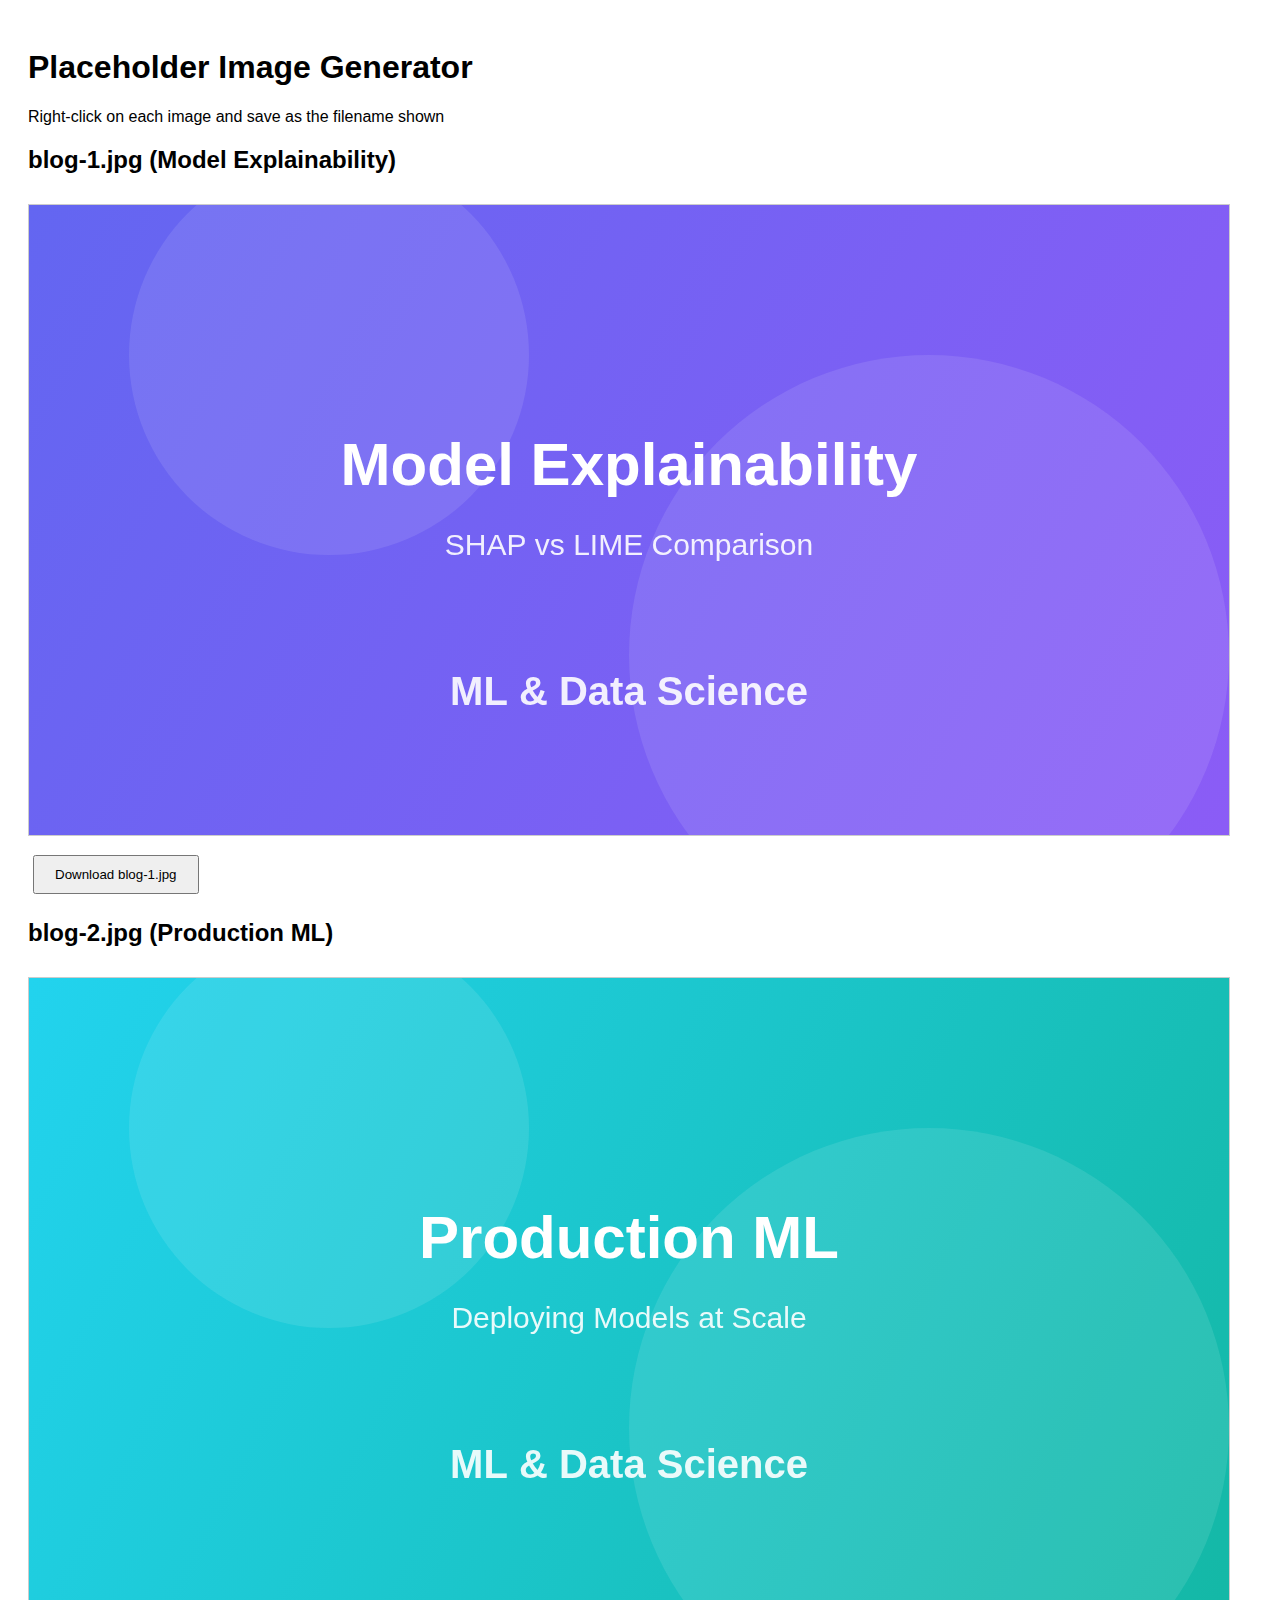
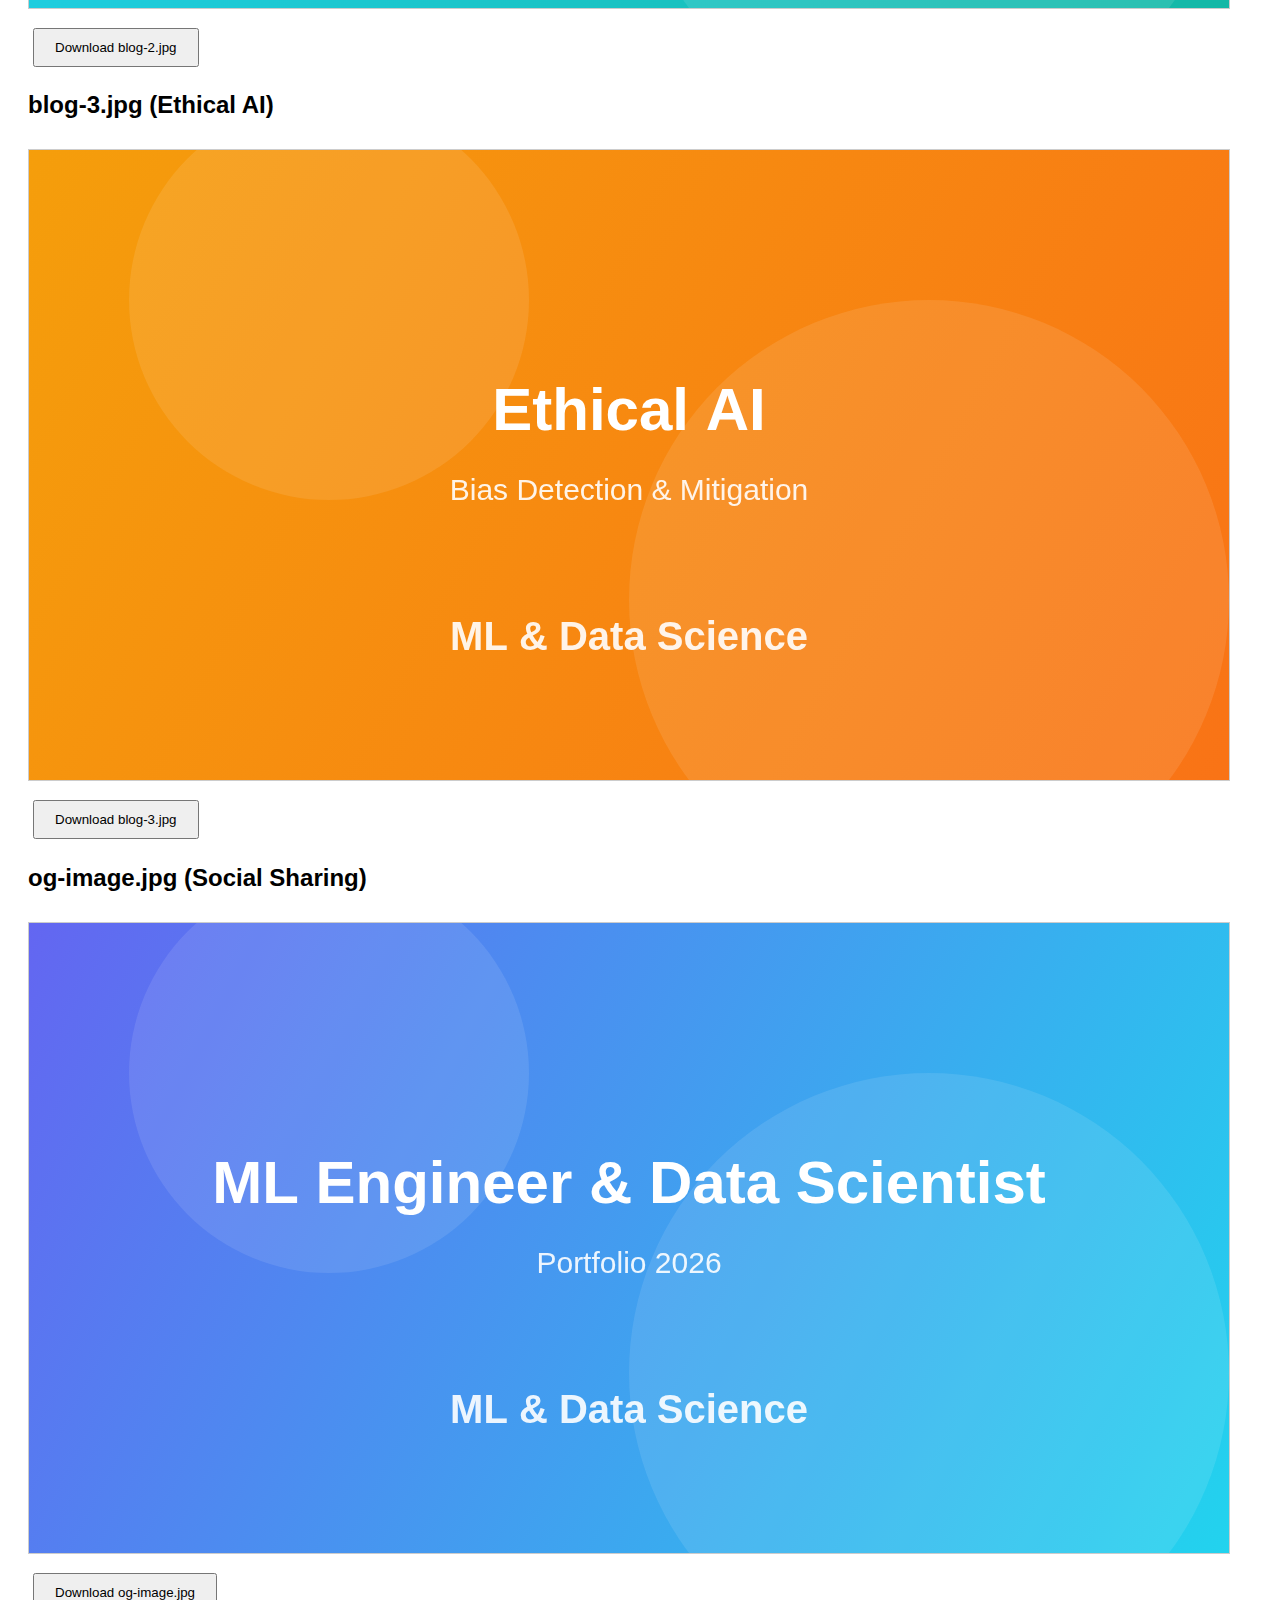
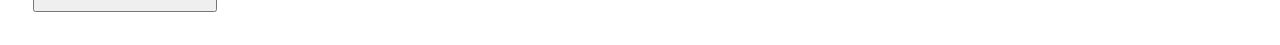
<file: create-placeholder-images.html>
<!DOCTYPE html>
<html lang="en">
<head>
    <meta charset="UTF-8">
    <title>Generate Placeholder Images</title>
    <style>
        body { font-family: Arial, sans-serif; padding: 20px; }
        canvas { border: 1px solid #ccc; margin: 10px 0; }
        button { padding: 10px 20px; margin: 5px; cursor: pointer; }
    </style>
</head>
<body>
    <h1>Placeholder Image Generator</h1>
    <p>Right-click on each image and save as the filename shown</p>
    
    <h2>blog-1.jpg (Model Explainability)</h2>
    <canvas id="blog1" width="1200" height="630"></canvas>
    <br><button onclick="downloadCanvas('blog1', 'blog-1.jpg')">Download blog-1.jpg</button>
    
    <h2>blog-2.jpg (Production ML)</h2>
    <canvas id="blog2" width="1200" height="630"></canvas>
    <br><button onclick="downloadCanvas('blog2', 'blog-2.jpg')">Download blog-2.jpg</button>
    
    <h2>blog-3.jpg (Ethical AI)</h2>
    <canvas id="blog3" width="1200" height="630"></canvas>
    <br><button onclick="downloadCanvas('blog3', 'blog-3.jpg')">Download blog-3.jpg</button>
    
    <h2>og-image.jpg (Social Sharing)</h2>
    <canvas id="og" width="1200" height="630"></canvas>
    <br><button onclick="downloadCanvas('og', 'og-image.jpg')">Download og-image.jpg</button>

    <script>
        function createGradient(ctx, color1, color2) {
            const gradient = ctx.createLinearGradient(0, 0, 1200, 630);
            gradient.addColorStop(0, color1);
            gradient.addColorStop(1, color2);
            return gradient;
        }

        function drawBlogImage(canvasId, title, subtitle, color1, color2) {
            const canvas = document.getElementById(canvasId);
            const ctx = canvas.getContext('2d');
            
            // Background gradient
            ctx.fillStyle = createGradient(ctx, color1, color2);
            ctx.fillRect(0, 0, 1200, 630);
            
            // Add some geometric shapes
            ctx.fillStyle = 'rgba(255, 255, 255, 0.1)';
            ctx.beginPath();
            ctx.arc(900, 450, 300, 0, Math.PI * 2);
            ctx.fill();
            
            ctx.beginPath();
            ctx.arc(300, 150, 200, 0, Math.PI * 2);
            ctx.fill();
            
            // Title
            ctx.fillStyle = '#ffffff';
            ctx.font = 'bold 60px Arial, sans-serif';
            ctx.textAlign = 'center';
            ctx.fillText(title, 600, 280);
            
            // Subtitle
            ctx.font = '30px Arial, sans-serif';
            ctx.fillStyle = 'rgba(255, 255, 255, 0.9)';
            ctx.fillText(subtitle, 600, 350);
            
            // ML/DS branding
            ctx.font = 'bold 40px Arial, sans-serif';
            ctx.fillText('ML & Data Science', 600, 500);
        }

        // Generate images
        drawBlogImage('blog1', 'Model Explainability', 'SHAP vs LIME Comparison', '#6366f1', '#8b5cf6');
        drawBlogImage('blog2', 'Production ML', 'Deploying Models at Scale', '#22d3ee', '#14b8a6');
        drawBlogImage('blog3', 'Ethical AI', 'Bias Detection & Mitigation', '#f59e0b', '#f97316');
        drawBlogImage('og', 'ML Engineer & Data Scientist', 'Portfolio 2026', '#6366f1', '#22d3ee');

        function downloadCanvas(canvasId, filename) {
            const canvas = document.getElementById(canvasId);
            const link = document.createElement('a');
            link.download = filename;
            link.href = canvas.toDataURL('image/jpeg', 0.95);
            link.click();
        }
    </script>
</body>
</html>
</file>
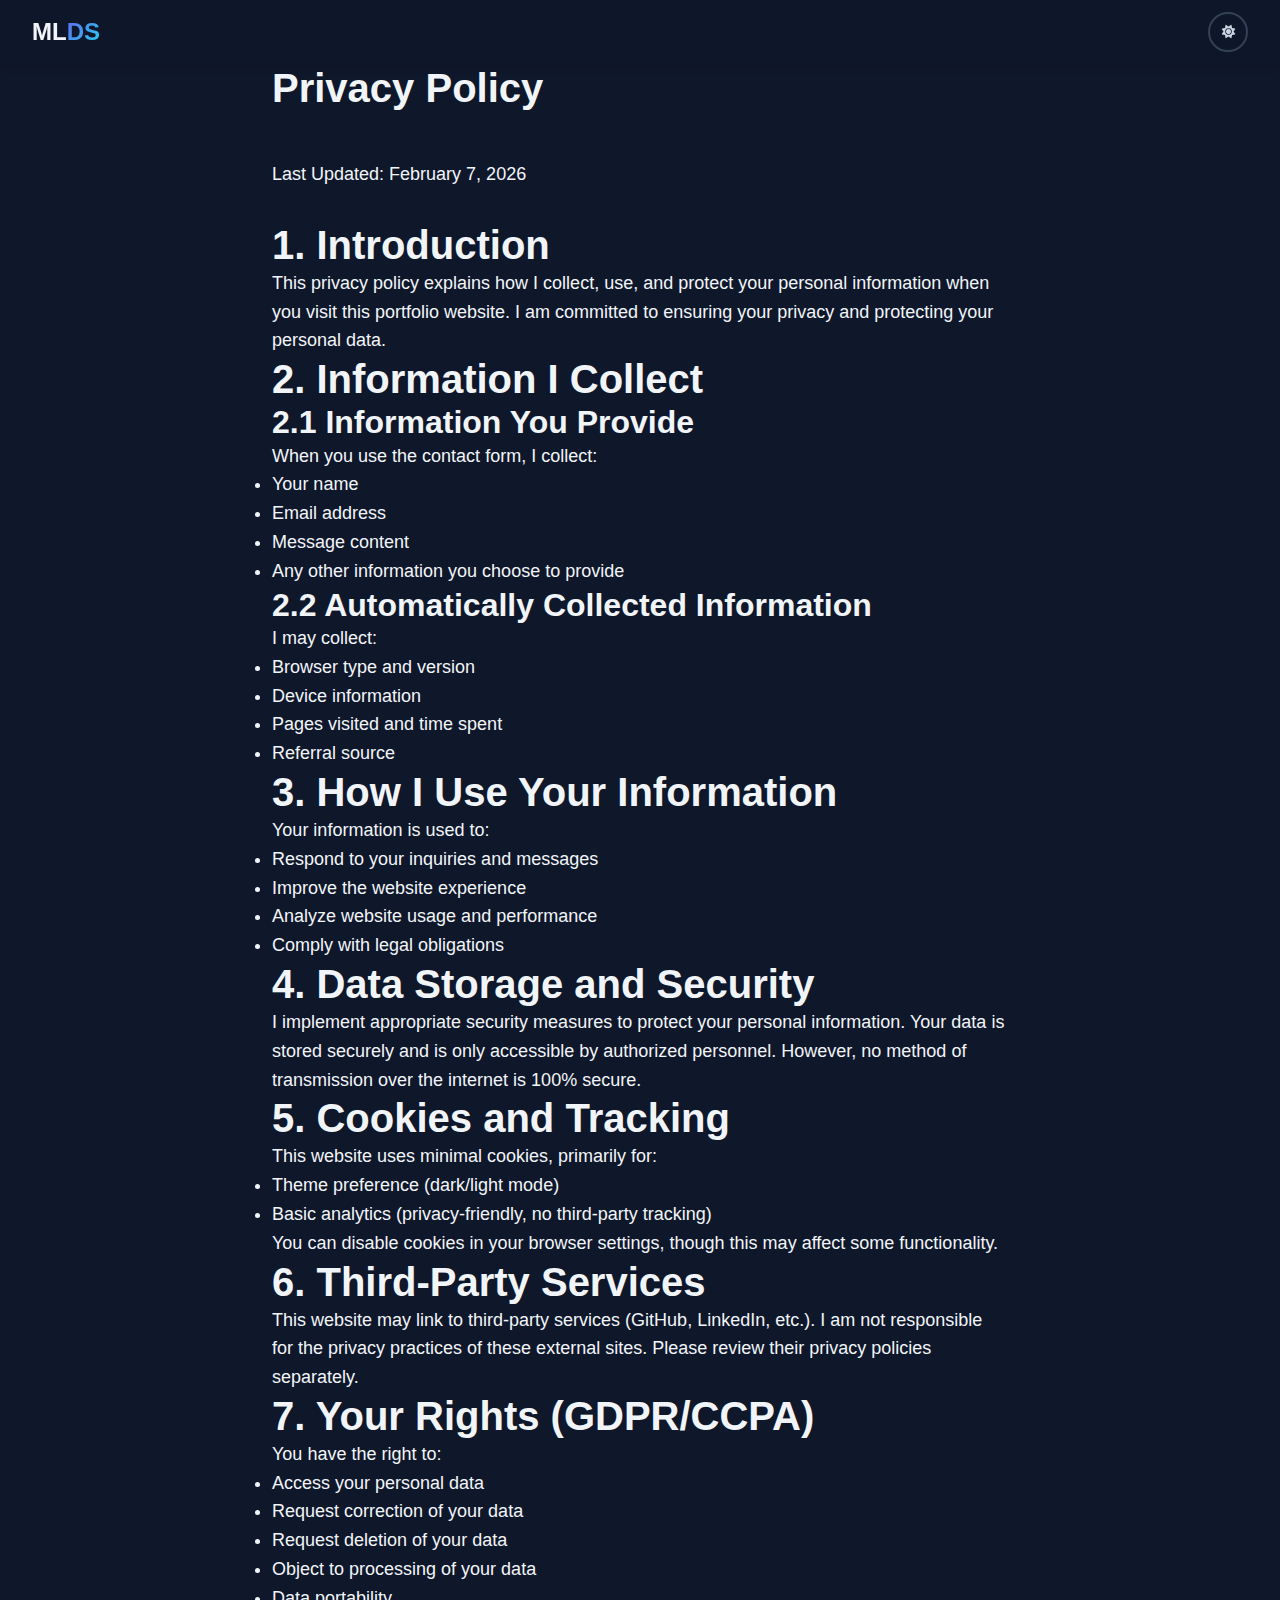
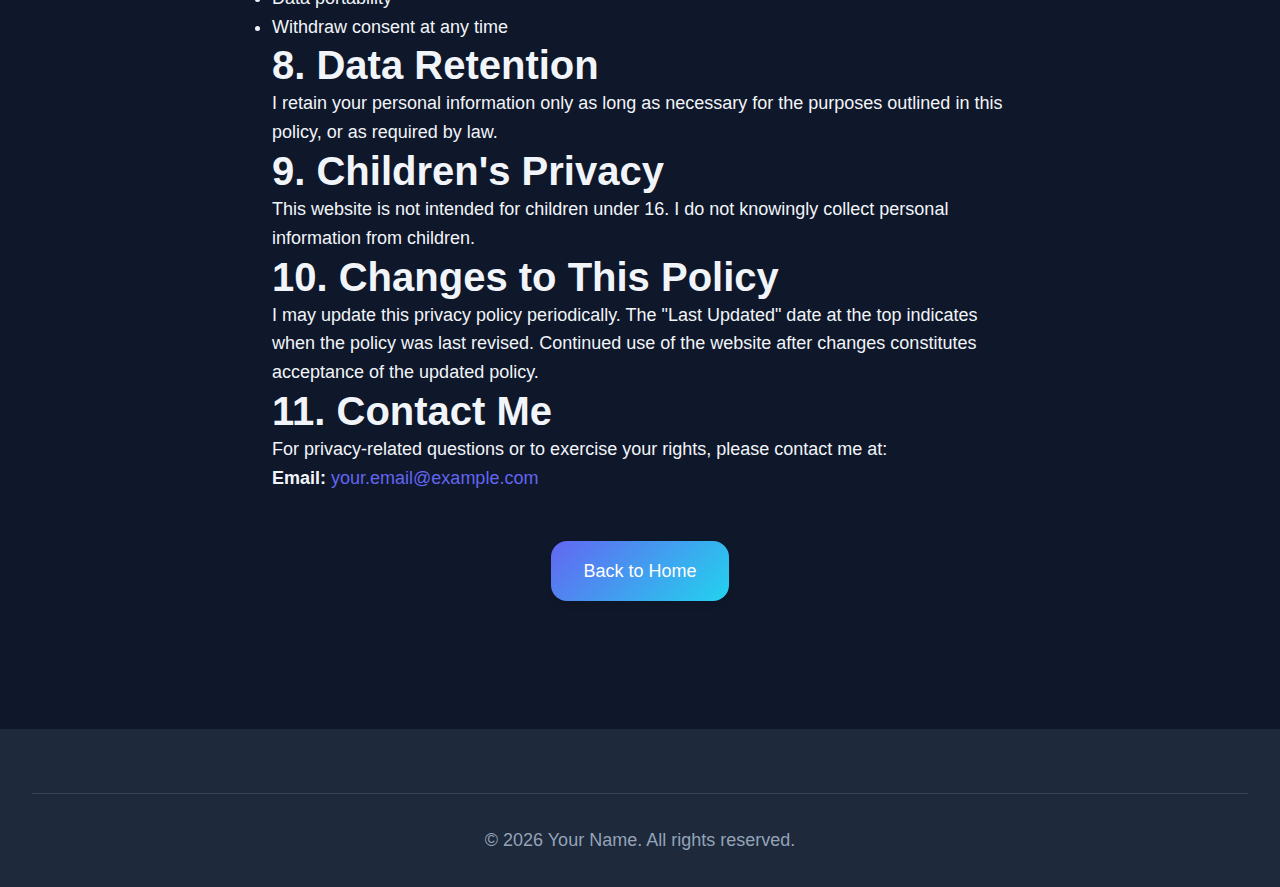
<file: privacy-policy.html>
<!DOCTYPE html>
<html lang="en">
<head>
    <meta charset="UTF-8">
    <meta name="viewport" content="width=device-width, initial-scale=1.0">
    <title>Privacy Policy - ML/DS Portfolio</title>
    <link rel="stylesheet" href="./assets/css/styles.css">
</head>
<body data-theme="dark">
    
    <!-- Navigation -->
    <nav class="navbar" id="navbar">
        <div class="nav-container">
            <div class="nav-logo">
                <a href="index.html"><span class="logo-text">ML<span class="accent">DS</span></span></a>
            </div>
            <div class="nav-controls">
                <button class="theme-toggle" id="themeToggle" aria-label="Toggle dark mode">
                    <i class="fas fa-moon"></i>
                </button>
            </div>
        </div>
    </nav>

    <!-- Privacy Policy Content -->
    <section class="section legal-section">
        <div class="container" style="max-width: 800px;">
            <h1 class="section-title">Privacy Policy</h1>
            <p class="text-secondary" style="margin-bottom: 2rem;">Last Updated: February 7, 2026</p>
            
            <div class="legal-content">
                <h2>1. Introduction</h2>
                <p>
                    This privacy policy explains how I collect, use, and protect your personal information 
                    when you visit this portfolio website. I am committed to ensuring your privacy and 
                    protecting your personal data.
                </p>

                <h2>2. Information I Collect</h2>
                <h3>2.1 Information You Provide</h3>
                <p>When you use the contact form, I collect:</p>
                <ul>
                    <li>Your name</li>
                    <li>Email address</li>
                    <li>Message content</li>
                    <li>Any other information you choose to provide</li>
                </ul>

                <h3>2.2 Automatically Collected Information</h3>
                <p>I may collect:</p>
                <ul>
                    <li>Browser type and version</li>
                    <li>Device information</li>
                    <li>Pages visited and time spent</li>
                    <li>Referral source</li>
                </ul>

                <h2>3. How I Use Your Information</h2>
                <p>Your information is used to:</p>
                <ul>
                    <li>Respond to your inquiries and messages</li>
                    <li>Improve the website experience</li>
                    <li>Analyze website usage and performance</li>
                    <li>Comply with legal obligations</li>
                </ul>

                <h2>4. Data Storage and Security</h2>
                <p>
                    I implement appropriate security measures to protect your personal information. 
                    Your data is stored securely and is only accessible by authorized personnel. 
                    However, no method of transmission over the internet is 100% secure.
                </p>

                <h2>5. Cookies and Tracking</h2>
                <p>
                    This website uses minimal cookies, primarily for:
                </p>
                <ul>
                    <li>Theme preference (dark/light mode)</li>
                    <li>Basic analytics (privacy-friendly, no third-party tracking)</li>
                </ul>
                <p>
                    You can disable cookies in your browser settings, though this may affect some 
                    functionality.
                </p>

                <h2>6. Third-Party Services</h2>
                <p>
                    This website may link to third-party services (GitHub, LinkedIn, etc.). I am not 
                    responsible for the privacy practices of these external sites. Please review their 
                    privacy policies separately.
                </p>

                <h2>7. Your Rights (GDPR/CCPA)</h2>
                <p>You have the right to:</p>
                <ul>
                    <li>Access your personal data</li>
                    <li>Request correction of your data</li>
                    <li>Request deletion of your data</li>
                    <li>Object to processing of your data</li>
                    <li>Data portability</li>
                    <li>Withdraw consent at any time</li>
                </ul>

                <h2>8. Data Retention</h2>
                <p>
                    I retain your personal information only as long as necessary for the purposes 
                    outlined in this policy, or as required by law.
                </p>

                <h2>9. Children's Privacy</h2>
                <p>
                    This website is not intended for children under 16. I do not knowingly collect 
                    personal information from children.
                </p>

                <h2>10. Changes to This Policy</h2>
                <p>
                    I may update this privacy policy periodically. The "Last Updated" date at the top 
                    indicates when the policy was last revised. Continued use of the website after 
                    changes constitutes acceptance of the updated policy.
                </p>

                <h2>11. Contact Me</h2>
                <p>
                    For privacy-related questions or to exercise your rights, please contact me at:
                </p>
                <p>
                    <strong>Email:</strong> <a href="mailto:your.email@example.com">your.email@example.com</a>
                </p>
            </div>

            <div style="margin-top: 3rem; text-align: center;">
                <a href="index.html" class="btn btn-primary">Back to Home</a>
            </div>
        </div>
    </section>

    <!-- Footer -->
    <footer class="footer">
        <div class="container">
            <div class="footer-bottom">
                <p>&copy; 2026 Your Name. All rights reserved.</p>
            </div>
        </div>
    </footer>

    <link rel="stylesheet" href="https://cdnjs.cloudflare.com/ajax/libs/font-awesome/6.5.1/css/all.min.css">
    <script src="./js/main.js"></script>
</body>
</html>
</file>
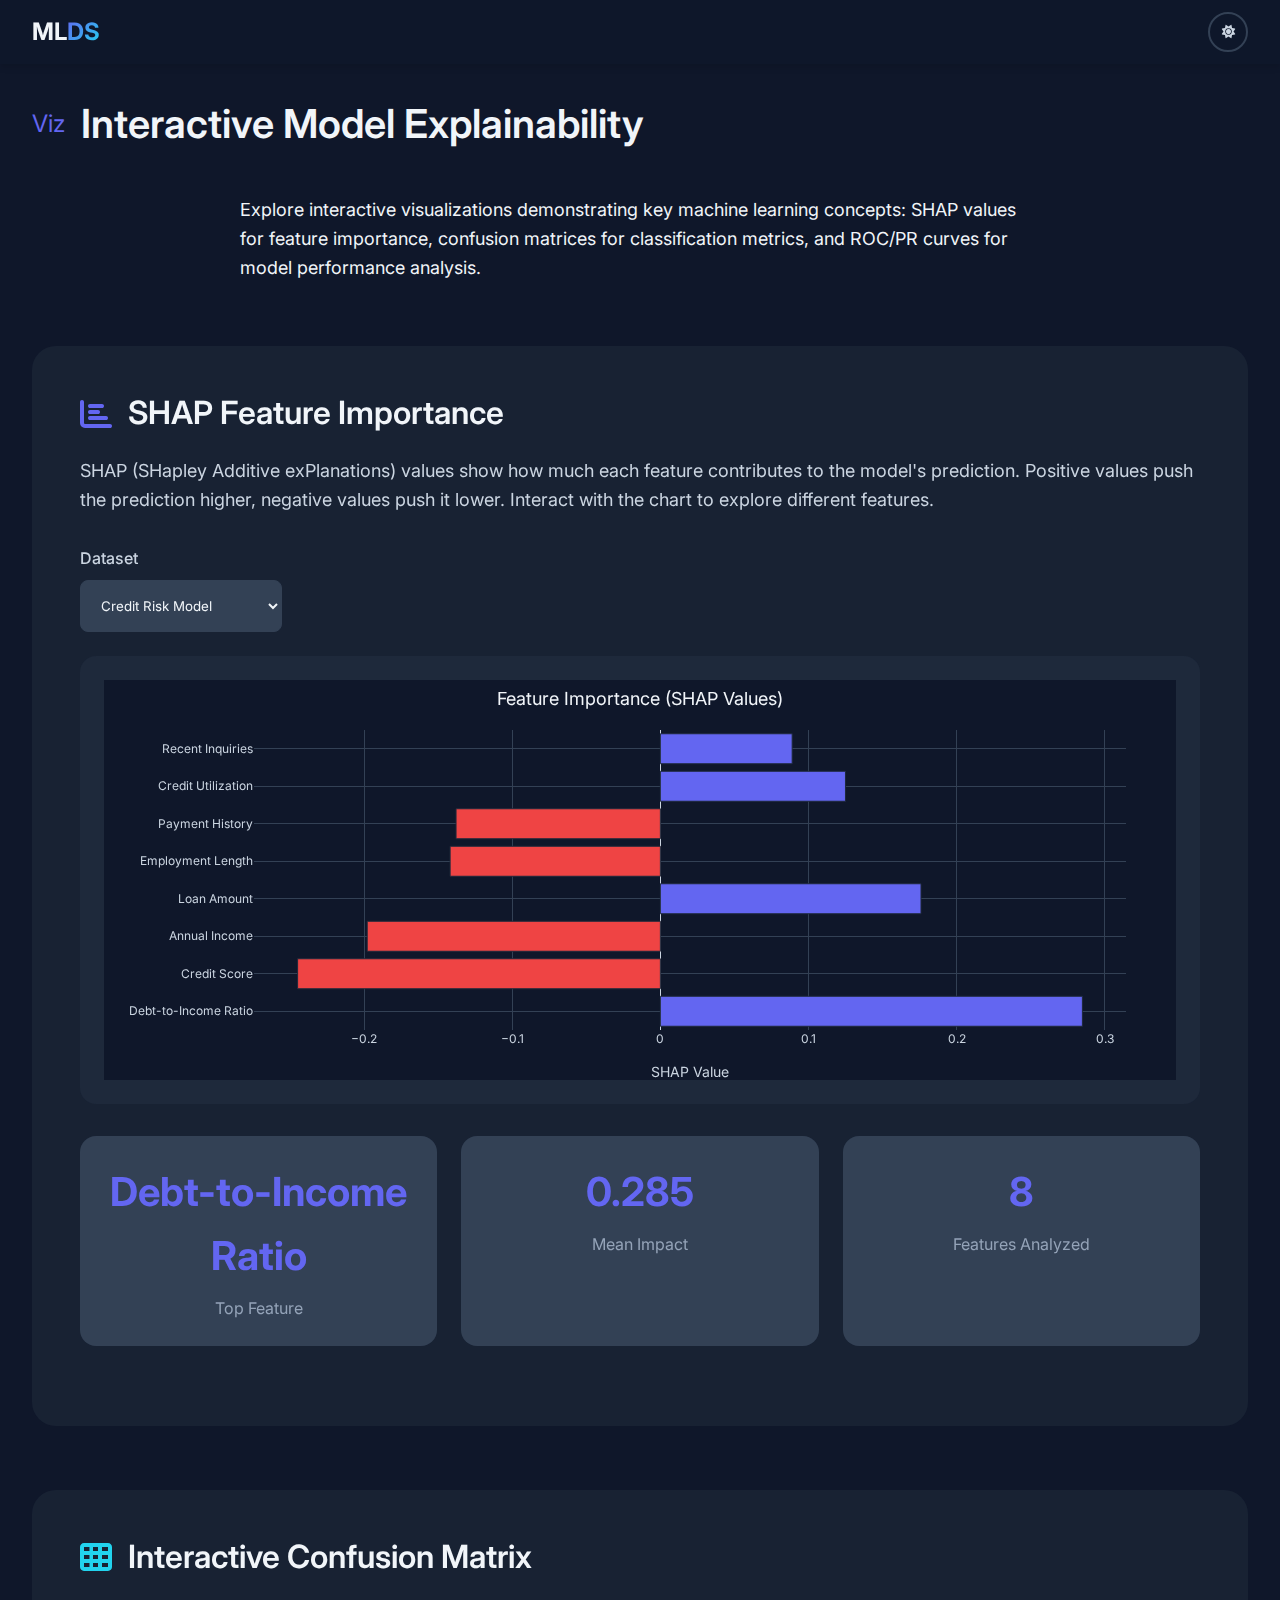
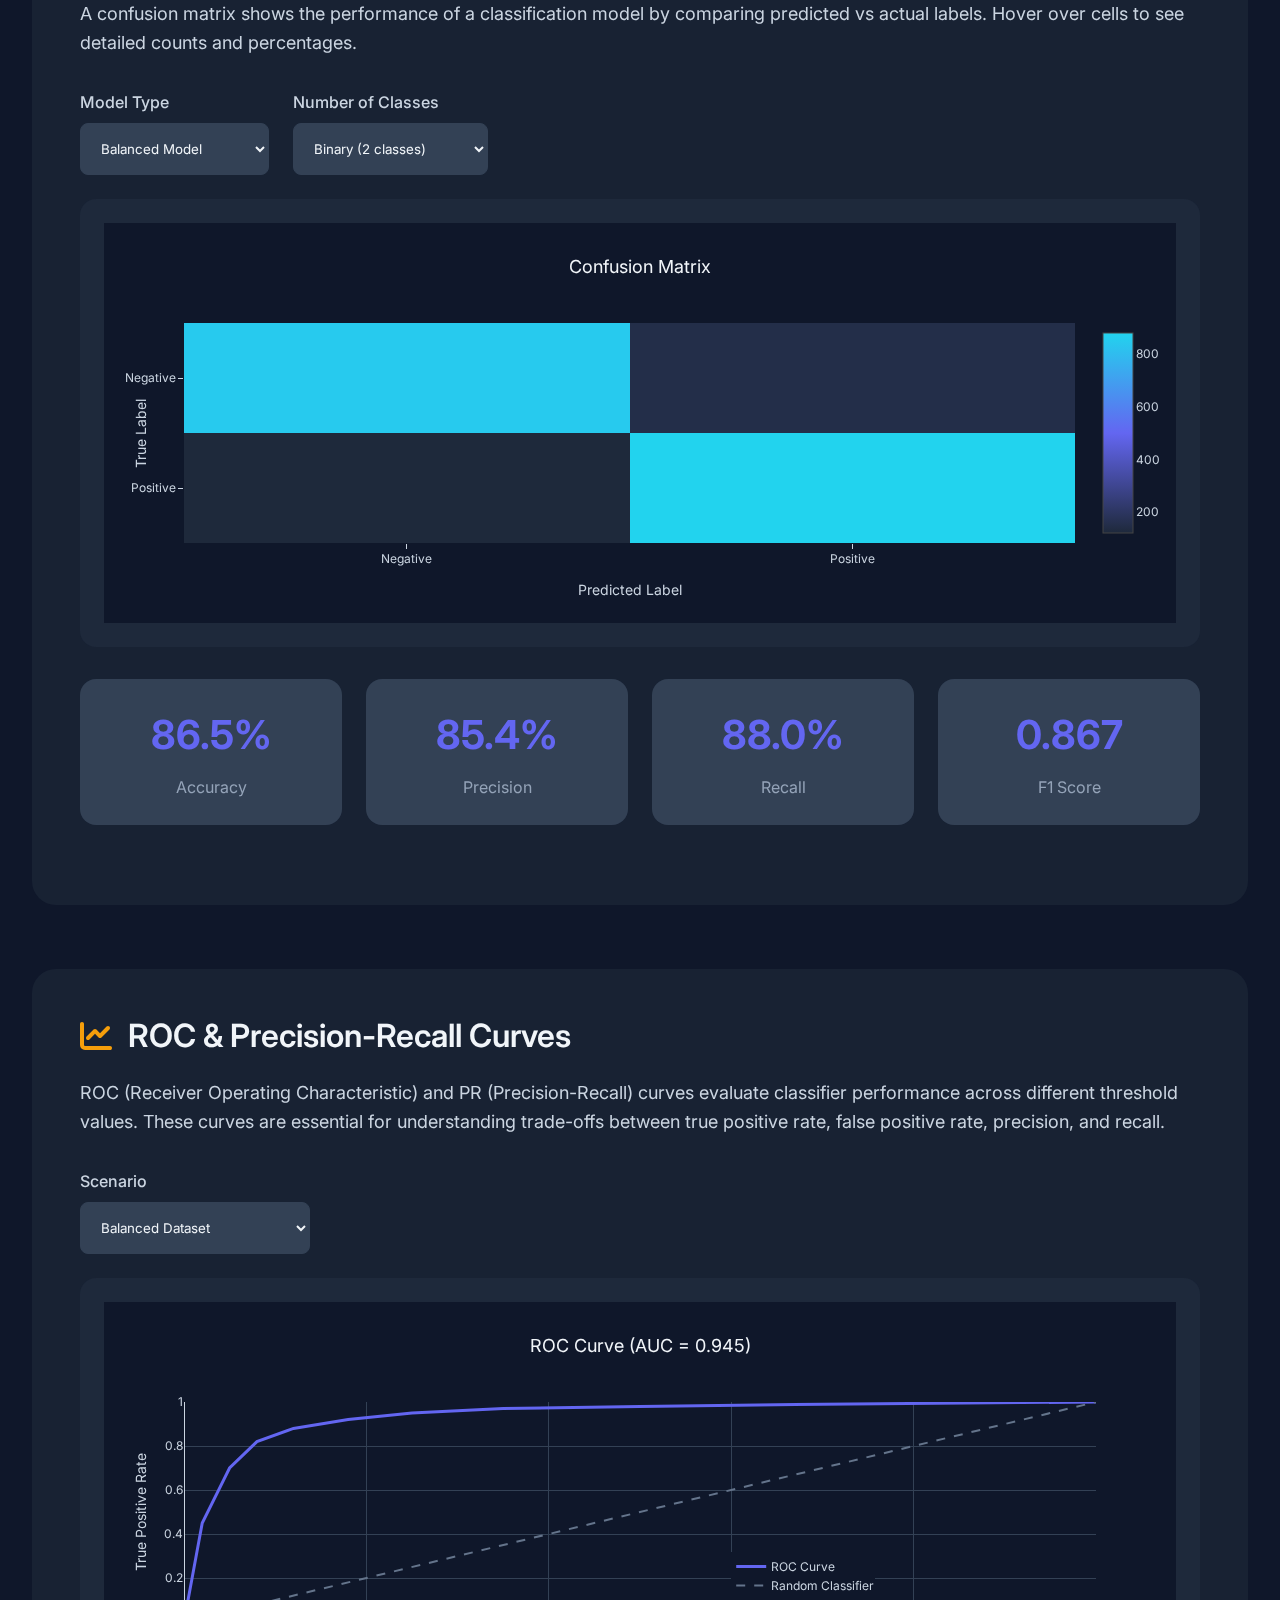
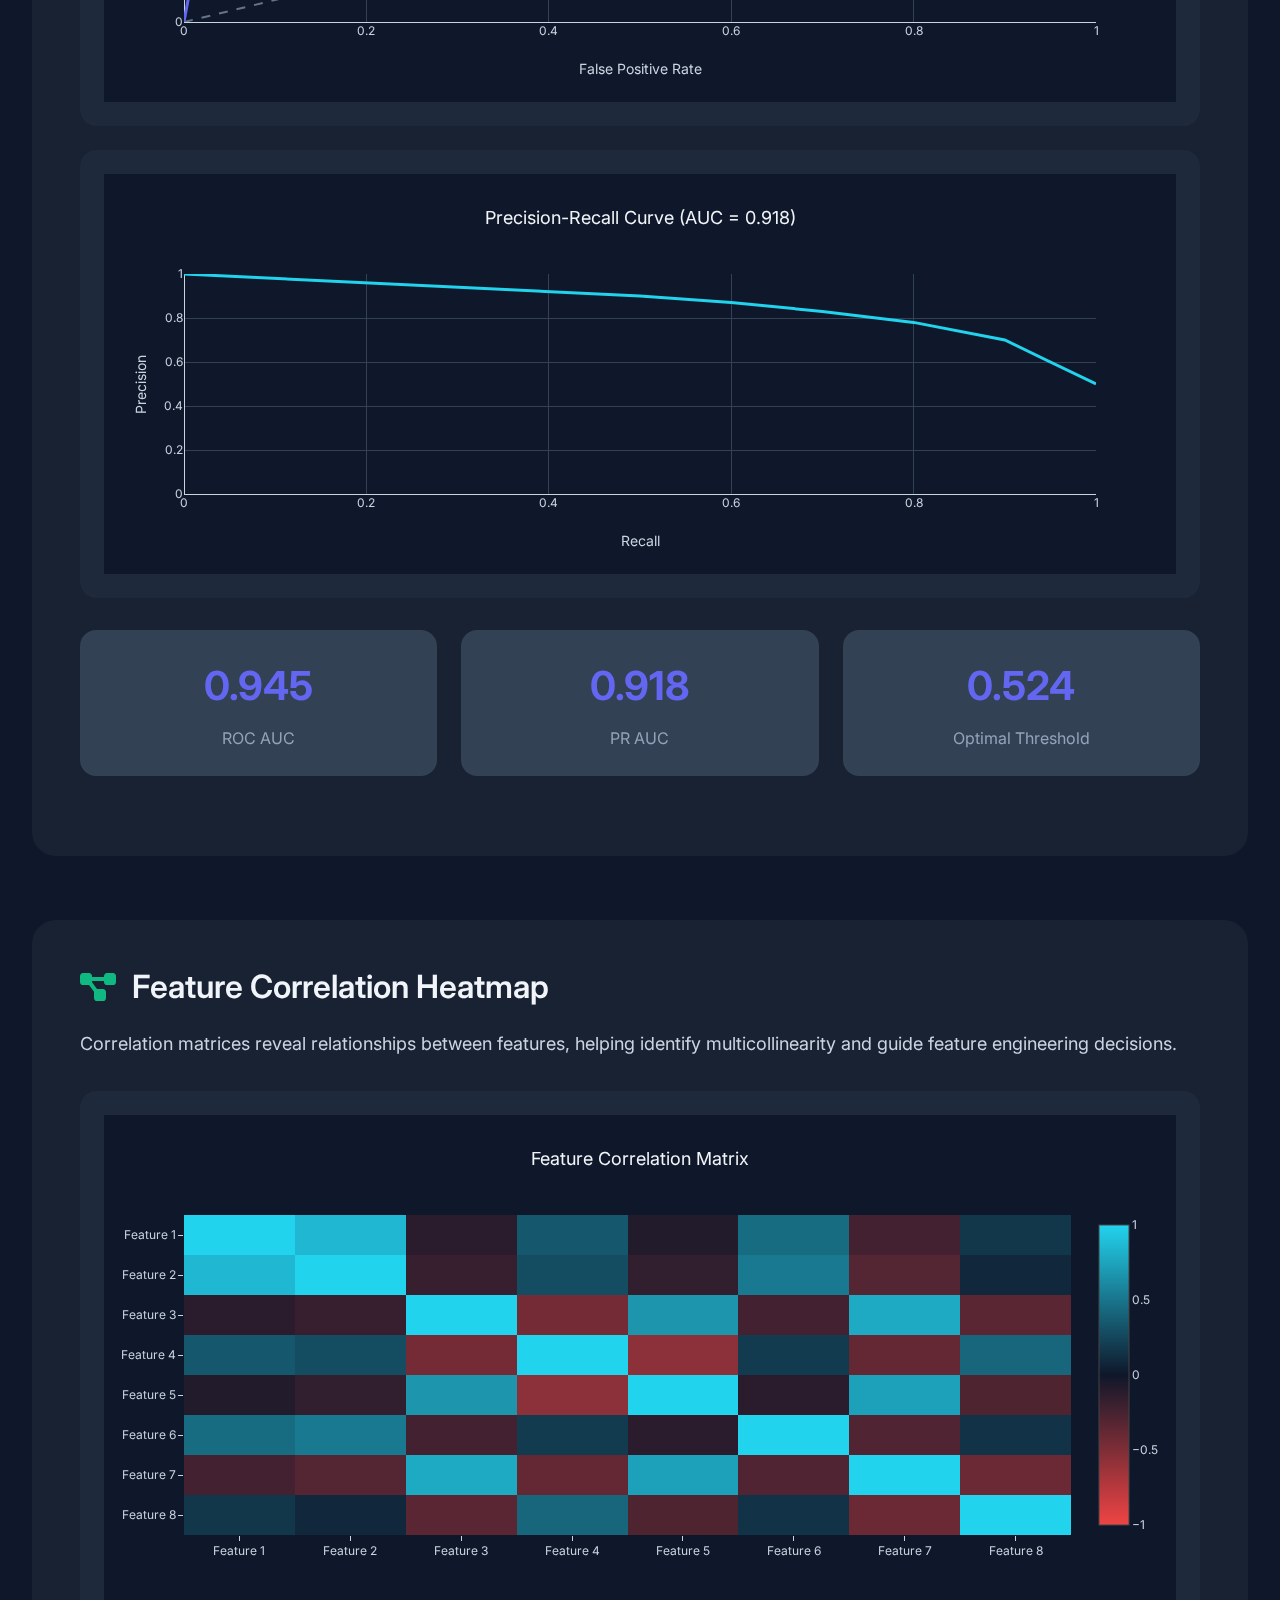
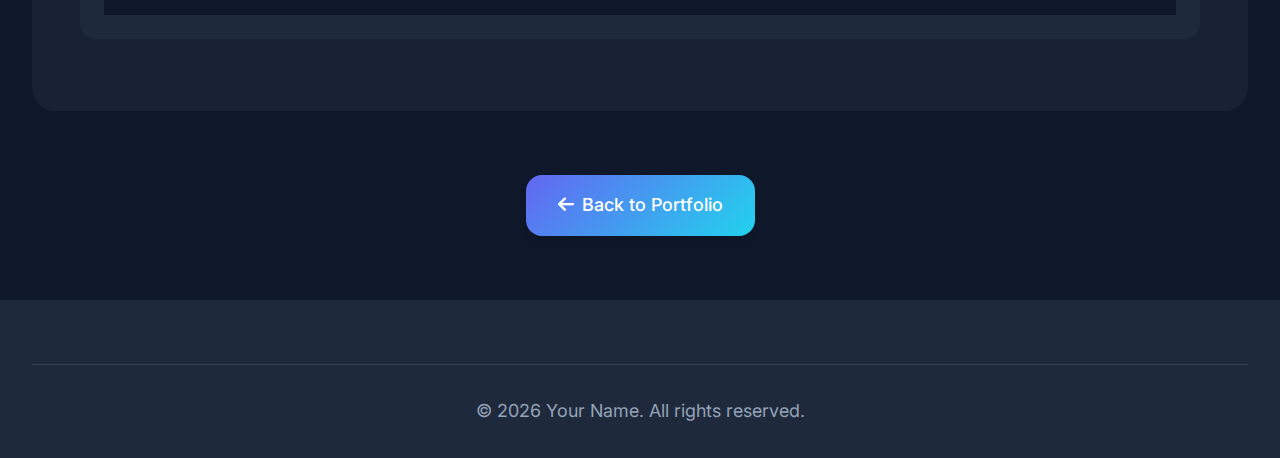
<file: visualizations.html>
<!DOCTYPE html>
<html lang="en">
<head>
    <meta charset="UTF-8">
    <meta name="viewport" content="width=device-width, initial-scale=1.0">
    <title>Interactive Model Explainability Demos - ML/DS Portfolio</title>
    
    <link rel="preconnect" href="https://fonts.googleapis.com">
    <link rel="preconnect" href="https://fonts.gstatic.com" crossorigin>
    <link href="https://fonts.googleapis.com/css2?family=Inter:wght@300;400;500;600;700;800&display=swap" rel="stylesheet">
    <link rel="stylesheet" href="https://cdnjs.cloudflare.com/ajax/libs/font-awesome/6.5.1/css/all.min.css">
    <link rel="stylesheet" href="./assets/css/styles.css">
    
    <!-- Plotly for interactive visualizations -->
    <script src="https://cdn.plot.ly/plotly-2.26.0.min.js"></script>
    
    <style>
        .demo-container {
            padding-top: 100px;
            min-height: 100vh;
        }
        
        .demo-section {
            margin-bottom: var(--spacing-2xl);
            padding: var(--spacing-xl);
            background: var(--bg-card);
            border-radius: var(--radius-lg);
            backdrop-filter: blur(10px);
        }
        
        .demo-title {
            font-size: var(--font-size-xl);
            color: var(--text-primary);
            margin-bottom: var(--spacing-md);
            display: flex;
            align-items: center;
            gap: var(--spacing-sm);
        }
        
        .demo-description {
            color: var(--text-secondary);
            margin-bottom: var(--spacing-lg);
            line-height: 1.6;
        }
        
        .chart-container {
            background: var(--bg-secondary);
            border-radius: var(--radius-md);
            padding: var(--spacing-md);
            margin: var(--spacing-md) 0;
        }
        
        .controls {
            display: flex;
            flex-wrap: wrap;
            gap: var(--spacing-md);
            margin: var(--spacing-md) 0;
        }
        
        .control-group {
            display: flex;
            flex-direction: column;
            gap: var(--spacing-xs);
        }
        
        .control-group label {
            color: var(--text-secondary);
            font-size: var(--font-size-sm);
            font-weight: 500;
        }
        
        .control-group select,
        .control-group input {
            padding: var(--spacing-sm);
            border-radius: var(--radius-sm);
            border: 1px solid var(--bg-tertiary);
            background: var(--bg-tertiary);
            color: var(--text-primary);
            font-family: var(--font-primary);
        }
        
        .metric-grid {
            display: grid;
            grid-template-columns: repeat(auto-fit, minmax(200px, 1fr));
            gap: var(--spacing-md);
            margin: var(--spacing-lg) 0;
        }
        
        .metric-card {
            background: var(--bg-tertiary);
            padding: var(--spacing-md);
            border-radius: var(--radius-md);
            text-align: center;
        }
        
        .metric-value {
            font-size: var(--font-size-2xl);
            font-weight: 700;
            color: var(--color-primary);
        }
        
        .metric-label {
            font-size: var(--font-size-sm);
            color: var(--text-tertiary);
            margin-top: var(--spacing-xs);
        }
    </style>
</head>
<body data-theme="dark">
    
    <!-- Navigation -->
    <nav class="navbar" id="navbar">
        <div class="nav-container">
            <div class="nav-logo">
                <a href="index.html"><span class="logo-text">ML<span class="accent">DS</span></span></a>
            </div>
            <div class="nav-controls">
                <button class="theme-toggle" id="themeToggle" aria-label="Toggle dark mode">
                    <i class="fas fa-moon"></i>
                </button>
            </div>
        </div>
    </nav>

    <!-- Main Content -->
    <div class="demo-container">
        <div class="container">
            <h1 class="section-title">
                <span class="title-number">Viz</span>
                Interactive Model Explainability
            </h1>
            
            <p class="text-secondary" style="max-width: 800px; margin: 0 auto var(--spacing-2xl);">
                Explore interactive visualizations demonstrating key machine learning concepts: 
                SHAP values for feature importance, confusion matrices for classification metrics, 
                and ROC/PR curves for model performance analysis.
            </p>

            <!-- SHAP Feature Importance -->
            <div class="demo-section">
                <h2 class="demo-title">
                    <i class="fas fa-chart-bar" style="color: var(--color-primary);"></i>
                    SHAP Feature Importance
                </h2>
                <p class="demo-description">
                    SHAP (SHapley Additive exPlanations) values show how much each feature contributes 
                    to the model's prediction. Positive values push the prediction higher, negative 
                    values push it lower. Interact with the chart to explore different features.
                </p>
                
                <div class="controls">
                    <div class="control-group">
                        <label for="shapDataset">Dataset</label>
                        <select id="shapDataset">
                            <option value="credit">Credit Risk Model</option>
                            <option value="churn">Customer Churn Model</option>
                            <option value="house">House Price Model</option>
                        </select>
                    </div>
                </div>
                
                <div class="chart-container">
                    <div id="shapChart"></div>
                </div>
                
                <div class="metric-grid">
                    <div class="metric-card">
                        <div class="metric-value" id="shapTopFeature">-</div>
                        <div class="metric-label">Top Feature</div>
                    </div>
                    <div class="metric-card">
                        <div class="metric-value" id="shapMeanImpact">-</div>
                        <div class="metric-label">Mean Impact</div>
                    </div>
                    <div class="metric-card">
                        <div class="metric-value" id="shapNumFeatures">-</div>
                        <div class="metric-label">Features Analyzed</div>
                    </div>
                </div>
            </div>

            <!-- Confusion Matrix -->
            <div class="demo-section">
                <h2 class="demo-title">
                    <i class="fas fa-th" style="color: var(--color-secondary);"></i>
                    Interactive Confusion Matrix
                </h2>
                <p class="demo-description">
                    A confusion matrix shows the performance of a classification model by comparing 
                    predicted vs actual labels. Hover over cells to see detailed counts and percentages.
                </p>
                
                <div class="controls">
                    <div class="control-group">
                        <label for="confusionModel">Model Type</label>
                        <select id="confusionModel">
                            <option value="balanced">Balanced Model</option>
                            <option value="precision">High Precision Model</option>
                            <option value="recall">High Recall Model</option>
                        </select>
                    </div>
                    <div class="control-group">
                        <label for="confusionClasses">Number of Classes</label>
                        <select id="confusionClasses">
                            <option value="2">Binary (2 classes)</option>
                            <option value="3">Multi-class (3 classes)</option>
                            <option value="5">Multi-class (5 classes)</option>
                        </select>
                    </div>
                </div>
                
                <div class="chart-container">
                    <div id="confusionMatrix"></div>
                </div>
                
                <div class="metric-grid">
                    <div class="metric-card">
                        <div class="metric-value" id="confusionAccuracy">-</div>
                        <div class="metric-label">Accuracy</div>
                    </div>
                    <div class="metric-card">
                        <div class="metric-value" id="confusionPrecision">-</div>
                        <div class="metric-label">Precision</div>
                    </div>
                    <div class="metric-card">
                        <div class="metric-value" id="confusionRecall">-</div>
                        <div class="metric-label">Recall</div>
                    </div>
                    <div class="metric-card">
                        <div class="metric-value" id="confusionF1">-</div>
                        <div class="metric-label">F1 Score</div>
                    </div>
                </div>
            </div>

            <!-- ROC/PR Curves -->
            <div class="demo-section">
                <h2 class="demo-title">
                    <i class="fas fa-chart-line" style="color: var(--color-accent);"></i>
                    ROC & Precision-Recall Curves
                </h2>
                <p class="demo-description">
                    ROC (Receiver Operating Characteristic) and PR (Precision-Recall) curves evaluate 
                    classifier performance across different threshold values. These curves are essential 
                    for understanding trade-offs between true positive rate, false positive rate, precision, and recall.
                </p>
                
                <div class="controls">
                    <div class="control-group">
                        <label for="rocDataset">Scenario</label>
                        <select id="rocDataset">
                            <option value="balanced">Balanced Dataset</option>
                            <option value="imbalanced">Imbalanced Dataset (1:10)</option>
                            <option value="severe">Severely Imbalanced (1:100)</option>
                        </select>
                    </div>
                </div>
                
                <div class="chart-container">
                    <div id="rocChart"></div>
                </div>
                
                <div class="chart-container">
                    <div id="prChart"></div>
                </div>
                
                <div class="metric-grid">
                    <div class="metric-card">
                        <div class="metric-value" id="rocAUC">-</div>
                        <div class="metric-label">ROC AUC</div>
                    </div>
                    <div class="metric-card">
                        <div class="metric-value" id="prAUC">-</div>
                        <div class="metric-label">PR AUC</div>
                    </div>
                    <div class="metric-card">
                        <div class="metric-value" id="optimalThreshold">-</div>
                        <div class="metric-label">Optimal Threshold</div>
                    </div>
                </div>
            </div>

            <!-- Feature Correlation -->
            <div class="demo-section">
                <h2 class="demo-title">
                    <i class="fas fa-project-diagram" style="color: var(--color-success);"></i>
                    Feature Correlation Heatmap
                </h2>
                <p class="demo-description">
                    Correlation matrices reveal relationships between features, helping identify 
                    multicollinearity and guide feature engineering decisions.
                </p>
                
                <div class="chart-container">
                    <div id="correlationMatrix"></div>
                </div>
            </div>

            <div style="text-align: center; margin-top: var(--spacing-2xl);">
                <a href="index.html" class="btn btn-primary">
                    <i class="fas fa-arrow-left"></i>
                    <span>Back to Portfolio</span>
                </a>
            </div>
        </div>
    </div>

    <!-- Footer -->
    <footer class="footer">
        <div class="container">
            <div class="footer-bottom">
                <p>&copy; 2026 Your Name. All rights reserved.</p>
            </div>
        </div>
    </footer>

    <script src="./js/main.js"></script>
    <script src="./js/visualizations.js"></script>
</body>
</html>
</file>
<file: assets/css/styles.css>
/* ============================================
   CSS VARIABLES & DESIGN TOKENS
   ============================================ */

:root {
    /* Colors - Neo-Digital Glow & Serene Earth */
    --color-primary: #6366f1;
    --color-primary-light: #818cf8;
    --color-primary-dark: #4f46e5;
    --color-secondary: #22d3ee;
    --color-accent: #f59e0b;
    --color-success: #10b981;
    --color-error: #ef4444;
    
    /* Backgrounds */
    --bg-primary: #0f172a;
    --bg-secondary: #1e293b;
    --bg-tertiary: #334155;
    --bg-card: rgba(30, 41, 59, 0.6);
    --bg-overlay: rgba(15, 23, 42, 0.95);
    
    /* Text */
    --text-primary: #f1f5f9;
    --text-secondary: #cbd5e1;
    --text-tertiary: #94a3b8;
    --text-muted: #64748b;
    
    /* Gradients */
    --gradient-primary: linear-gradient(135deg, var(--color-primary) 0%, var(--color-secondary) 100%);
    --gradient-glow: radial-gradient(circle at 50% 50%, rgba(99, 102, 241, 0.4), transparent 70%);
    --gradient-orb-1: radial-gradient(circle, rgba(99, 102, 241, 0.3), transparent);
    --gradient-orb-2: radial-gradient(circle, rgba(34, 211, 238, 0.25), transparent);
    --gradient-orb-3: radial-gradient(circle, rgba(245, 158, 11, 0.2), transparent);
    
    /* Spacing */
    --spacing-xs: 0.5rem;
    --spacing-sm: 1rem;
    --spacing-md: 1.5rem;
    --spacing-lg: 2rem;
    --spacing-xl: 3rem;
    --spacing-2xl: 4rem;
    
    /* Typography */
    --font-primary: 'Inter', -apple-system, BlinkMacSystemFont, 'Segoe UI', sans-serif;
    --font-display: 'Lexend', 'Inter', sans-serif;
    
    --font-size-xs: clamp(0.75rem, 0.7rem + 0.25vw, 0.875rem);
    --font-size-sm: clamp(0.875rem, 0.8rem + 0.375vw, 1rem);
    --font-size-base: clamp(1rem, 0.9rem + 0.5vw, 1.125rem);
    --font-size-md: clamp(1.125rem, 1rem + 0.625vw, 1.25rem);
    --font-size-lg: clamp(1.25rem, 1.1rem + 0.75vw, 1.5rem);
    --font-size-xl: clamp(1.5rem, 1.3rem + 1vw, 2rem);
    --font-size-2xl: clamp(1.75rem, 1.5rem + 1.25vw, 2.5rem);
    --font-size-3xl: clamp(1.75rem, 1.5rem + 2vw, 3.5rem);
    
    /* Shadows */
    --shadow-sm: 0 1px 2px rgba(0, 0, 0, 0.1);
    --shadow-md: 0 4px 6px rgba(0, 0, 0, 0.1);
    --shadow-lg: 0 10px 15px rgba(0, 0, 0, 0.2);
    --shadow-xl: 0 20px 25px rgba(0, 0, 0, 0.3);
    --shadow-glow: 0 0 30px rgba(99, 102, 241, 0.5);
    
    /* Border Radius */
    --radius-sm: 0.5rem;
    --radius-md: 1rem;
    --radius-lg: 1.5rem;
    --radius-xl: 2rem;
    --radius-full: 9999px;
    
    /* Transitions */
    --transition-fast: 0.15s ease;
    --transition-base: 0.3s ease;
    --transition-slow: 0.5s ease;
    
    /* Z-index */
    --z-dropdown: 1000;
    --z-sticky: 1020;
    --z-fixed: 1030;
    --z-modal-backdrop: 1040;
    --z-modal: 1050;
    --z-popover: 1060;
    --z-tooltip: 1070;
}

/* Light Mode */
[data-theme="light"] {
    --bg-primary: #f8fafc;
    --bg-secondary: #f1f5f9;
    --bg-tertiary: #e2e8f0;
    --bg-card: rgba(255, 255, 255, 0.8);
    --bg-overlay: rgba(248, 250, 252, 0.95);
    
    --text-primary: #0f172a;
    --text-secondary: #334155;
    --text-tertiary: #475569;
    --text-muted: #64748b;
}

/* ============================================
   RESET & BASE STYLES
   ============================================ */

*, *::before, *::after {
    margin: 0;
    padding: 0;
    box-sizing: border-box;
}

html {
    scroll-behavior: smooth;
    font-size: 16px;
}

body {
    font-family: var(--font-primary);
    font-size: var(--font-size-base);
    line-height: 1.6;
    color: var(--text-primary);
    background: var(--bg-primary);
    overflow-x: hidden;
    transition: background-color var(--transition-base),
                color var(--transition-base);
}

/* Reduce motion for accessibility */
@media (prefers-reduced-motion: reduce) {
    *, *::before, *::after {
        animation-duration: 0.01ms !important;
        animation-iteration-count: 1 !important;
        transition-duration: 0.01ms !important;
    }
}

/* ============================================
   TYPOGRAPHY
   ============================================ */

h1, h2, h3, h4, h5, h6 {
    font-family: var(--font-display);
    font-weight: 600;
    line-height: 1.2;
    color: var(--text-primary);
}

h1 { font-size: var(--font-size-3xl); }
h2 { font-size: var(--font-size-2xl); }
h3 { font-size: var(--font-size-xl); }
h4 { font-size: var(--font-size-lg); }
h5 { font-size: var(--font-size-md); }
h6 { font-size: var(--font-size-base); }

a {
    color: var(--color-primary);
    text-decoration: none;
    transition: color var(--transition-fast);
}

a:hover {
    color: var(--color-primary-light);
}

/* ============================================
   LAYOUT & CONTAINERS
   ============================================ */

.container {
    width: 100%;
    max-width: 1280px;
    margin: 0 auto;
    padding: 0 var(--spacing-lg);
}

.section {
    padding: var(--spacing-2xl) 0;
    position: relative;
}

.section-title {
    font-size: var(--font-size-2xl);
    margin-bottom: var(--spacing-xl);
    display: flex;
    align-items: center;
    gap: var(--spacing-sm);
}

.title-number {
    font-size: var(--font-size-lg);
    color: var(--color-primary);
    font-weight: 400;
}

/* ============================================
   NAVIGATION
   ============================================ */

.navbar {
    position: fixed;
    top: 0;
    left: 0;
    right: 0;
    background: var(--bg-overlay);
    backdrop-filter: blur(20px);
    -webkit-backdrop-filter: blur(20px);
    box-shadow: var(--shadow-md);
    z-index: var(--z-fixed);
    transition: transform var(--transition-base),
                background-color var(--transition-base);
}

.navbar.hidden {
    transform: translateY(-100%);
}

.nav-container {
    max-width: 1280px;
    margin: 0 auto;
    padding: 0.75rem var(--spacing-lg);
    display: flex;
    justify-content: space-between;
    align-items: center;
}

.nav-logo .logo-text {
    font-family: var(--font-display);
    font-size: var(--font-size-lg);
    font-weight: 700;
    color: var(--text-primary);
}

.accent {
    background: var(--gradient-primary);
    -webkit-background-clip: text;
    -webkit-text-fill-color: transparent;
    background-clip: text;
}

.nav-menu {
    display: flex;
    list-style: none;
    gap: var(--spacing-lg);
}

.nav-link {
    font-size: var(--font-size-sm);
    font-weight: 500;
    color: var(--text-secondary);
    padding: var(--spacing-xs) var(--spacing-sm);
    border-radius: var(--radius-sm);
    transition: all var(--transition-fast);
    position: relative;
}

.nav-link::after {
    content: '';
    position: absolute;
    bottom: 0;
    left: 50%;
    transform: translateX(-50%);
    width: 0;
    height: 2px;
    background: var(--gradient-primary);
    transition: width var(--transition-base);
}

.nav-link:hover {
    color: var(--text-primary);
}

.nav-link:hover::after {
    width: 80%;
}

.nav-controls {
    display: flex;
    align-items: center;
    gap: var(--spacing-sm);
}

.theme-toggle {
    background: transparent;
    border: 2px solid var(--bg-tertiary);
    color: var(--text-secondary);
    width: 40px;
    height: 40px;
    border-radius: var(--radius-full);
    cursor: pointer;
    display: flex;
    align-items: center;
    justify-content: center;
    transition: all var(--transition-fast);
}

.theme-toggle:hover {
    background: var(--bg-secondary);
    border-color: var(--color-primary);
    color: var(--color-primary);
    transform: rotate(15deg) scale(1.05);
}

.nav-toggle {
    display: none;
    flex-direction: column;
    gap: 6px;
    background: transparent;
    border: none;
    cursor: pointer;
    padding: var(--spacing-xs);
}

.nav-toggle span {
    width: 25px;
    height: 2px;
    background: var(--text-primary);
    transition: all var(--transition-fast);
}

/* ============================================
   HERO SECTION
   ============================================ */

.hero {
    min-height: 100vh;
    display: flex;
    align-items: center;
    justify-content: center;
    position: relative;
    overflow: hidden;
    padding-top: 60px;
}

.hero-background {
    position: absolute;
    inset: 0;
    z-index: 0;
    overflow: hidden;
}

.gradient-orb {
    position: absolute;
    border-radius: 50%;
    filter: blur(80px);
    opacity: 0.6;
    animation: float 20s ease-in-out infinite;
}

.orb-1 {
    width: 600px;
    height: 600px;
    background: var(--gradient-orb-1);
    top: -200px;
    left: -200px;
    animation-delay: 0s;
}

.orb-2 {
    width: 500px;
    height: 500px;
    background: var(--gradient-orb-2);
    bottom: -150px;
    right: -150px;
    animation-delay: 5s;
}

.orb-3 {
    width: 400px;
    height: 400px;
    background: var(--gradient-orb-3);
    top: 50%;
    left: 50%;
    transform: translate(-50%, -50%);
    animation-delay: 10s;
}

.hero-content {
    position: relative;
    z-index: 1;
    max-width: 1280px;
    margin: 0 auto;
    padding: 0 var(--spacing-lg);
    display: grid;
    grid-template-columns: 1fr 1fr;
    gap: var(--spacing-2xl);
    align-items: center;
}

.hero-title {
    font-size: var(--font-size-3xl);
    font-weight: 800;
    line-height: 1.1;
    margin-bottom: var(--spacing-md);
    display: flex;
    flex-direction: column;
    gap: var(--spacing-xs);
}

.kinetic-text {
    display: inline-block;
    opacity: 0;
    animation: fadeInUp 0.8s ease forwards;
}

.delay-1 { animation-delay: 0.2s; }
.delay-2 { animation-delay: 0.4s; }
.delay-3 { animation-delay: 0.6s; }
.delay-4 { animation-delay: 0.8s; }

.ampersand {
    color: var(--color-secondary);
    font-weight: 300;
}

.hero-tagline {
    font-size: var(--font-size-lg);
    color: var(--text-secondary);
    margin-bottom: var(--spacing-xl);
    max-width: 600px;
}

.hero-cta {
    display: flex;
    gap: var(--spacing-md);
    margin-bottom: var(--spacing-xl);
}

.hero-stats {
    display: flex;
    gap: var(--spacing-xl);
}

.stat-item {
    display: flex;
    flex-direction: column;
}

.stat-number {
    font-size: var(--font-size-2xl);
    font-weight: 700;
    background: var(--gradient-primary);
    -webkit-background-clip: text;
    -webkit-text-fill-color: transparent;
    background-clip: text;
}

.stat-label {
    font-size: var(--font-size-sm);
    color: var(--text-tertiary);
}

.hero-avatar {
    display: flex;
    justify-content: center;
    align-items: center;
}

.avatar-container {
    position: relative;
    width: 400px;
    height: 400px;
}

.avatar-glow {
    position: absolute;
    inset: -20px;
    background: var(--gradient-glow);
    border-radius: 50%;
    filter: blur(30px);
    animation: pulse 3s ease-in-out infinite;
}

.avatar-img {
    position: relative;
    width: 100%;
    height: 100%;
    object-fit: cover;
    border-radius: 50%;
    border: 4px solid var(--color-primary);
    box-shadow: var(--shadow-glow);
}

.scroll-indicator {
    position: absolute;
    bottom: var(--spacing-xl);
    left: 50%;
    transform: translateX(-50%);
    display: flex;
    flex-direction: column;
    align-items: center;
    gap: var(--spacing-xs);
    color: var(--text-tertiary);
    animation: bounce 2s ease-in-out infinite;
}

.scroll-text {
    font-size: var(--font-size-sm);
}

.scroll-icon {
    font-size: var(--font-size-md);
}

/* ============================================
   BUTTONS
   ============================================ */

.btn {
    display: inline-flex;
    align-items: center;
    gap: var(--spacing-xs);
    padding: var(--spacing-sm) var(--spacing-lg);
    font-size: var(--font-size-base);
    font-weight: 500;
    border-radius: var(--radius-md);
    border: none;
    cursor: pointer;
    transition: all var(--transition-base);
    text-decoration: none;
    position: relative;
    overflow: hidden;
}

.btn::before {
    content: '';
    position: absolute;
    inset: 0;
    background: var(--gradient-primary);
    opacity: 0;
    transition: opacity var(--transition-base);
}

.btn:hover::before {
    opacity: 0.1;
}

.btn-primary {
    background: var(--gradient-primary);
    color: white;
    box-shadow: var(--shadow-md);
}

.btn-primary:hover {
    transform: translateY(-2px);
    box-shadow: var(--shadow-lg);
}

.btn-secondary {
    background: var(--bg-secondary);
    color: var(--text-primary);
    border: 2px solid var(--bg-tertiary);
}

.btn-secondary:hover {
    background: var(--bg-tertiary);
    transform: translateY(-2px);
}

.btn-outline {
    background: transparent;
    color: var(--color-primary);
    border: 2px solid var(--color-primary);
}

.btn-outline:hover {
    background: var(--color-primary);
    color: white;
    transform: translateY(-2px);
}

.btn-sm {
    padding: var(--spacing-xs) var(--spacing-md);
    font-size: var(--font-size-sm);
}

/* ============================================
   ABOUT SECTION
   ============================================ */

.about-content {
    display: grid;
    grid-template-columns: 1.5fr 1fr;
    gap: var(--spacing-2xl);
    align-items: start;
}

.about-intro {
    font-size: var(--font-size-lg);
    color: var(--text-primary);
    margin-bottom: var(--spacing-md);
}

.about-description {
    color: var(--text-secondary);
    margin-bottom: var(--spacing-xl);
}

.about-highlights {
    display: flex;
    flex-direction: column;
    gap: var(--spacing-md);
    margin-bottom: var(--spacing-xl);
}

.highlight-item {
    display: flex;
    align-items: start;
    gap: var(--spacing-md);
    padding: var(--spacing-md);
    background: var(--bg-card);
    border-radius: var(--radius-md);
    backdrop-filter: blur(10px);
    border: 1px solid var(--bg-tertiary);
    transition: all var(--transition-base);
}

.highlight-item:hover {
    transform: translateX(8px);
    border-color: var(--color-primary);
}

.highlight-item i {
    font-size: var(--font-size-xl);
    color: var(--color-primary);
}

.highlight-item h3 {
    font-size: var(--font-size-md);
    margin-bottom: var(--spacing-xs);
}

.highlight-item p {
    font-size: var(--font-size-sm);
    color: var(--text-tertiary);
}

.about-timeline {
    position: relative;
}

.about-timeline::before {
    content: '';
    position: absolute;
    left: 0;
    top: 0;
    bottom: 0;
    width: 2px;
    background: var(--gradient-primary);
}

.timeline-item {
    position: relative;
    padding-left: var(--spacing-xl);
    margin-bottom: var(--spacing-lg);
}

.timeline-item::before {
    content: attr(data-year);
    position: absolute;
    left: 0;
    top: 0;
    transform: translateX(-50%);
    width: 60px;
    height: 60px;
    background: var(--gradient-primary);
    border-radius: 50%;
    display: flex;
    align-items: center;
    justify-content: center;
    font-weight: 700;
    font-size: var(--font-size-sm);
    color: white;
    box-shadow: var(--shadow-glow);
}

.timeline-content {
    background: var(--bg-card);
    padding: var(--spacing-md);
    border-radius: var(--radius-md);
    backdrop-filter: blur(10px);
    border: 1px solid var(--bg-tertiary);
}

/* Skills, Projects, Blog sections */
.skills-filter {
    display: flex;
    justify-content: center;
    gap: var(--spacing-sm);
    margin-bottom: var(--spacing-xl);
    flex-wrap: wrap;
}

.filter-btn {
    padding: var(--spacing-xs) var(--spacing-md);
    background: var(--bg-secondary);
    color: var(--text-secondary);
    border: 2px solid var(--bg-tertiary);
    border-radius: var(--radius-sm);
    font-size: var(--font-size-sm);
    font-weight: 500;
    cursor: pointer;
    transition: all var(--transition-fast);
}

.filter-btn:hover {
    background: var(--bg-tertiary);
    color: var(--text-primary);
}

.filter-btn.active {
    background: var(--gradient-primary);
    color: white;
    border-color: var(--color-primary);
}

.skills-grid, .projects-grid, .blog-grid {
    display: grid;
    grid-template-columns: repeat(auto-fit, minmax(300px, 1fr));
    gap: var(--spacing-lg);
}

.skill-card, .project-card, .blog-card {
    background: var(--bg-card);
    padding: var(--spacing-lg);
    border-radius: var(--radius-lg);
    backdrop-filter: blur(10px);
    border: 1px solid var(--bg-tertiary);
    transition: all var(--transition-base);
    opacity: 1;
    transform: scale(1);
}

.skill-card:hover, .project-card:hover, .blog-card:hover {
    transform: translateY(-8px);
    box-shadow: var(--shadow-xl);
    border-color: var(--color-primary);
}

.skill-icon {
    font-size: var(--font-size-2xl);
    color: var(--color-primary);
    margin-bottom: var(--spacing-sm);
}

.skill-name {
    font-size: var(--font-size-md);
    margin-bottom: var(--spacing-sm);
}

.skill-bar {
    width: 100%;
    height: 8px;
    background: var(--bg-tertiary);
    border-radius: var(--radius-full);
    overflow: hidden;
    margin: var(--spacing-sm) 0;
}

.skill-progress {
    height: 100%;
    background: var(--gradient-primary);
    border-radius: var(--radius-full);
    transition: width 1s ease;
}

.skill-level {
    font-size: var(--font-size-xs);
    color: var(--text-tertiary);
}


/* Project images and overlays */
.project-image {
    position: relative;
    width: 100%;
    height: 250px;
    border-radius: var(--radius-md);
    overflow: hidden;
    margin-bottom: var(--spacing-md);
    background: var(--bg-tertiary);
}

.project-image img {
    width: 100%;
    height: 100%;
    object-fit: cover;
    transition: transform var(--transition-slow);
}

.project-card:hover .project-image img {
    transform: scale(1.1);
}

.project-overlay {
    position: absolute;
    inset: 0;
    background: rgba(0, 0, 0, 0.8);
    display: flex;
    align-items: center;
    justify-content: center;
    gap: var(--spacing-md);
    opacity: 0;
    transition: opacity var(--transition-base);
}

.project-card:hover .project-overlay {
    opacity: 1;
}

.project-links {
    display: flex;
    gap: var(--spacing-md);
}

.project-link {
    width: 50px;
    height: 50px;
    display: flex;
    align-items: center;
    justify-content: center;
    background: var(--gradient-primary);
    border-radius: var(--radius-full);
    color: white;
    font-size: var(--font-size-lg);
    transition: all var(--transition-fast);
}

.project-link:hover {
    transform: scale(1.1) rotate(5deg);
    box-shadow: var(--shadow-glow);
}

.project-content {
    position: relative;
}

.project-tags {
    display: flex;
    flex-wrap: wrap;
    gap: var(--spacing-xs);
    margin-bottom: var(--spacing-sm);
}

.project-title {
    font-size: var(--font-size-lg);
    margin-bottom: var(--spacing-sm);
    color: var(--text-primary);
}

.project-description {
    color: var(--text-secondary);
    margin-bottom: var(--spacing-md);
    line-height: 1.6;
}

.project-metrics {
    display: flex;
    justify-content: space-around;
    padding: var(--spacing-md) 0;
    margin: var(--spacing-md) 0;
    border-top: 1px solid var(--bg-tertiary);
    border-bottom: 1px solid var(--bg-tertiary);
}

.metric {
    display: flex;
    flex-direction: column;
    align-items: center;
    text-align: center;
}

.metric-value {
    font-size: var(--font-size-lg);
    font-weight: 700;
    color: var(--color-primary);
}

.metric-label {
    font-size: var(--font-size-xs);
    color: var(--text-tertiary);
    margin-top: var(--spacing-xs);
}

.project-details {
    display: none;
    padding-top: var(--spacing-md);
    border-top: 2px solid var(--bg-tertiary);
    margin-top: var(--spacing-md);
}

.project-details h4 {
    margin-top: var(--spacing-md);
    margin-bottom: var(--spacing-sm);
    color: var(--color-primary);
}

.project-details ul {
    padding-left: var(--spacing-lg);
    color: var(--text-secondary);
}

.project-details li {
    margin-bottom: var(--spacing-xs);
}

.project-tech-stack {
    display: flex;
    flex-wrap: wrap;
    gap: var(--spacing-xs);
    margin-top: var(--spacing-md);
}

.tech-badge {
    padding: var(--spacing-xs) var(--spacing-sm);
    background: var(--bg-secondary);
    border: 1px solid var(--color-primary);
    color: var(--color-primary);
    font-size: var(--font-size-xs);
    border-radius: var(--radius-sm);
    font-weight: 500;
}


/* Contact Form */
.contact-form {
    background: var(--bg-card);
    padding: var(--spacing-xl);
    border-radius: var(--radius-lg);
    backdrop-filter: blur(10px);
    border: 1px solid var(--bg-tertiary);
}

.form-group {
    margin-bottom: var(--spacing-md);
}

.form-group label {
    display: block;
    margin-bottom: var(--spacing-xs);
    font-weight: 500;
    color: var(--text-secondary);
}

.form-group input,
.form-group textarea {
    width: 100%;
    padding: var(--spacing-sm);
    background: var(--bg-secondary);
    border: 2px solid var(--bg-tertiary);
    border-radius: var(--radius-sm);
    color: var(--text-primary);
    font-family: var(--font-primary);
    font-size: var(--font-size-base);
    transition: all var(--transition-fast);
}

.form-group input:focus,
.form-group textarea:focus {
    outline: none;
    border-color: var(--color-primary);
    box-shadow: 0 0 0 3px rgba(99, 102, 241, 0.1);
}

/* Footer */
.footer {
    background: var(--bg-secondary);
    padding: var(--spacing-2xl) 0 var(--spacing-lg);
    margin-top: var(--spacing-2xl);
}

.footer-content {
    display: grid;
    grid-template-columns: 2fr 1fr 1fr 1fr;
    gap: var(--spacing-xl);
    margin-bottom: var(--spacing-xl);
}

.footer-bottom {
    text-align: center;
    padding-top: var(--spacing-lg);
    border-top: 1px solid var(--bg-tertiary);
    color: var(--text-tertiary);
}

/* Responsive Design */
@media (max-width: 1024px) {
    .hero-content {
        grid-template-columns: 1fr;
        text-align: center;
    }
    
    .hero-avatar {
        order: -1;
    }
    
    .avatar-container {
        width: 300px;
        height: 300px;
    }
    
    .hero-cta {
        justify-content: center;
    }
    
    .hero-stats {
        justify-content: center;
    }
    
    .about-content {
        grid-template-columns: 1fr;
    }
}

@media (max-width: 768px) {
    /* Navigation */
    .nav-container {
        padding: 0.5rem var(--spacing-md);
    }
    
    .nav-menu {
        position: fixed;
        left: -100%;
        top: 56px;
        flex-direction: column;
        background: var(--bg-overlay);
        width: 100%;
        padding: var(--spacing-lg);
        transition: left var(--transition-base);
        box-shadow: var(--shadow-xl);
    }
    
    .nav-menu.active {
        left: 0;
    }
    
    .nav-toggle {
        display: flex;
    }
    
    .nav-link {
        padding: var(--spacing-sm);
        width: 100%;
        text-align: left;
    }
    
    /* Hero Section - Mobile */
    .hero {
        padding-top: 56px;
        min-height: auto;
        padding-bottom: var(--spacing-xl);
    }
    
    .hero-content {
        padding: var(--spacing-md);
        gap: var(--spacing-lg);
    }
    
    .hero-title {
        font-size: clamp(1.75rem, 4vw, 2.5rem);
        line-height: 1.2;
    }
    
    .hero-tagline {
        font-size: var(--font-size-base);
        margin-bottom: var(--spacing-md);
    }
    
    .avatar-container {
        width: 250px;
        height: 250px;
    }
    
    .hero-cta {
        flex-direction: column;
        width: 100%;
        gap: var(--spacing-sm);
    }
    
    .hero-cta .btn {
        width: 100%;
        justify-content: center;
    }
    
    .hero-stats {
        flex-wrap: wrap;
        justify-content: center;
        gap: var(--spacing-lg);
    }
    
    /* Sections - Mobile spacing */
    .section {
        padding: var(--spacing-xl) 0;
    }
    
    .container {
        padding: 0 var(--spacing-md);
    }
    
    .section-title {
        font-size: var(--font-size-xl);
        margin-bottom: var(--spacing-lg);
    }
    
    /* Skills, Projects, Blog - Mobile */
    .skills-filter {
        gap: var(--spacing-xs);
    }
    
    .filter-btn {
        font-size: 0.8rem;
        padding: 0.5rem 0.75rem;
    }
    
    .skills-grid,
    .projects-grid,
    .blog-grid {
        grid-template-columns: 1fr;
        gap: var(--spacing-md);
    }
    
    /* Cards - Better touch targets */
    .skill-card,
    .project-card,
    .blog-card {
        padding: var(--spacing-md);
    }
    
    /* Project specifics */
    .project-image {
        height: 200px;
    }
    
    .project-metrics {
        flex-wrap: wrap;
        gap: var(--spacing-sm);
    }
    
    .metric {
        flex: 1 1 45%;
    }
    
    /* Timeline - Mobile */
    .about-timeline::before {
        left: 15px;
    }
    
    .timeline-item {
        padding-left: 50px;
    }
    
    .timeline-item::before {
        left: 15px;
        width: 40px;
        height: 40px;
        font-size: 0.7rem;
    }
    
    /* Contact - Mobile */
    .contact-content {
        grid-template-columns: 1fr;
        gap: var(--spacing-lg);
    }
    
    .contact-form {
        padding: var(--spacing-md);
    }
    
    /* Footer - Mobile */
    .footer-content {
        grid-template-columns: 1fr;
        gap: var(--spacing-md);
    }
    
    .footer {
        padding: var(--spacing-xl) 0 var(--spacing-md);
    }
}

/* Extra small devices */
@media (max-width: 480px) {
    .hero-title {
        font-size: 1.5rem;
    }
    
    .avatar-container {
        width: 200px;
        height: 200px;
    }
    
    .stat-number {
        font-size: var(--font-size-xl);
    }
    
    .project-metrics {
        flex-direction: column;
    }
    
    .metric {
        flex: 1 1 100%;
    }
}

/* iOS Safari specific fixes */
@supports (-webkit-touch-callout: none) {
    .hero {
        /* Fix for iOS Safari viewport height */
        min-height: -webkit-fill-available;
    }
    
    /* Better tap highlight */
    .btn,
    .nav-link,
    .project-link,
    .filter-btn {
        -webkit-tap-highlight-color: rgba(99, 102, 241, 0.2);
    }
}

/* Improve touch targets for mobile */
@media (max-width: 768px) and (hover: none) and (pointer: coarse) {
    /* Minimum 44x44px touch targets */
    .btn {
        min-height: 44px;
        padding: var(--spacing-sm) var(--spacing-lg);
    }
    
    .nav-link {
        min-height: 44px;
        display: flex;
        align-items: center;
    }
    
    .theme-toggle,
    .nav-toggle {
        min-width: 44px;
        min-height: 44px;
    }
    
    .project-link {
        width: 56px;
        height: 56px;
        font-size: var(--font-size-xl);
    }
}

/* Print styles */
@media print {
    .navbar,
    .hero-background,
    .scroll-indicator,
    .contact-form,
    .footer {
        display: none;
    }
}
/* ============================================
   BLOG SECTION STYLES
   ============================================ */

.blog-grid {
    display: grid;
    grid-template-columns: repeat(auto-fit, minmax(350px, 1fr));
    gap: var(--spacing-xl);
}

.blog-card {
    display: flex;
    flex-direction: column;
    overflow: hidden;
}

.blog-image {
    width: 100%;
    height: 220px;
    overflow: hidden;
    border-radius: var(--radius-md);
    margin-bottom: var(--spacing-md);
    background: var(--bg-tertiary);
}

.blog-image img {
    width: 100%;
    height: 100%;
    object-fit: cover;
    transition: transform var(--transition-slow);
}

.blog-card:hover .blog-image img {
    transform: scale(1.08);
}

.blog-content {
    flex: 1;
    display: flex;
    flex-direction: column;
}

.blog-meta {
    display: flex;
    gap: var(--spacing-md);
    margin-bottom: var(--spacing-sm);
    font-size: var(--font-size-xs);
    color: var(--text-tertiary);
}

.blog-meta span {
    display: flex;
    align-items: center;
    gap: var(--spacing-xs);
}

.blog-title {
    margin-bottom: var(--spacing-sm);
}

.blog-title a {
    color: var(--text-primary);
    font-size: var(--font-size-lg);
    font-weight: 600;
    transition: color var(--transition-fast);
}

.blog-title a:hover {
    color: var(--color-primary);
}

.blog-excerpt {
    color: var(--text-secondary);
    line-height: 1.6;
    margin-bottom: var(--spacing-md);
    flex: 1;
}

.blog-tags {
    display: flex;
    flex-wrap: wrap;
    gap: var(--spacing-xs);
}

.tag {
    display: inline-block;
    padding: var(--spacing-xs) var(--spacing-sm);
    background: var(--bg-secondary);
    color: var(--text-secondary);
    font-size: var(--font-size-xs);
    border-radius: var(--radius-sm);
    transition: all var(--transition-fast);
}

.tag:hover {
    background: var(--color-primary);
    color: white;
}

/* ============================================
   CONTACT SECTION STYLES
   ============================================ */

.contact-content {
    display: grid;
    grid-template-columns: 1fr 1.5fr;
    gap: var(--spacing-2xl);
    align-items: start;
}

.contact-info h3 {
    font-size: var(--font-size-xl);
    margin-bottom: var(--spacing-md);
}

.contact-info > p {
    color: var(--text-secondary);
    line-height: 1.6;
    margin-bottom: var(--spacing-xl);
}

.contact-methods {
    display: flex;
    flex-direction: column;
    gap: var(--spacing-lg);
}

.contact-method {
    display: flex;
    align-items: start;
    gap: var(--spacing-md);
    padding: var(--spacing-md);
    background: var(--bg-card);
    border-radius: var(--radius-md);
    border: 1px solid var(--bg-tertiary);
    transition: all var(--transition-base);
}

.contact-method:hover {
    border-color: var(--color-primary);
    transform: translateX(8px);
}

.contact-method i {
    font-size: var(--font-size-xl);
    color: var(--color-primary);
    margin-top: var(--spacing-xs);
}

.contact-method h4 {
    font-size: var(--font-size-md);
    margin-bottom: var(--spacing-xs);
}

.contact-method a {
    color: var(--text-secondary);
    transition: color var(--transition-fast);
}

.contact-method a:hover {
    color: var(--color-primary);
}

/* Contact Form */
.contact-form {
    background: var(--bg-card);
    padding: var(--spacing-xl);
    border-radius: var(--radius-lg);
    backdrop-filter: blur(10px);
    border: 1px solid var(--bg-tertiary);
}

.form-group {
    margin-bottom: var(--spacing-md);
}

.form-group label {
    display: block;
    margin-bottom: var(--spacing-xs);
    font-weight: 500;
    color: var(--text-secondary);
    font-size: var(--font-size-sm);
}

.form-group input,
.form-group textarea {
    width: 100%;
    padding: var(--spacing-sm) var(--spacing-md);
    background: var(--bg-secondary);
    border: 2px solid var(--bg-tertiary);
    border-radius: var(--radius-sm);
    color: var(--text-primary);
    font-family: var(--font-primary);
    font-size: var(--font-size-base);
    transition: all var(--transition-fast);
}

.form-group input:focus,
.form-group textarea:focus {
    outline: none;
    border-color: var(--color-primary);
    box-shadow: 0 0 0 3px rgba(99, 102, 241, 0.1);
}

.form-group textarea {
    resize: vertical;
    min-height: 120px;
}

.form-privacy {
    display: flex;
    align-items: start;
    gap: var(--spacing-sm);
    margin-bottom: var(--spacing-md);
}

.form-privacy input[type="checkbox"] {
    margin-top: 4px;
    width: 18px;
    height: 18px;
    cursor: pointer;
}

.form-privacy label {
    font-size: var(--font-size-sm);
    color: var(--text-tertiary);
    line-height: 1.5;
}

.form-privacy a {
    color: var(--color-primary);
    text-decoration: underline;
}

.form-message {
    margin-top: var(--spacing-md);
    padding: var(--spacing-sm);
    border-radius: var(--radius-sm);
    font-size: var(--font-size-sm);
    text-align: center;
    transition: all var(--transition-base);
}

.form-message:not(:empty) {
    background: var(--bg-secondary);
}

/* ============================================
   RESPONSIVE STYLES FOR BLOG & CONTACT
   ============================================ */

@media (max-width: 1024px) {
    .blog-grid {
        grid-template-columns: repeat(auto-fit, minmax(300px, 1fr));
    }
    
    .contact-content {
        grid-template-columns: 1fr;
    }
}

@media (max-width: 768px) {
    .blog-grid {
        grid-template-columns: 1fr;
    }
    
    .contact-form {
        padding: var(--spacing-md);
    }
}
</file>
